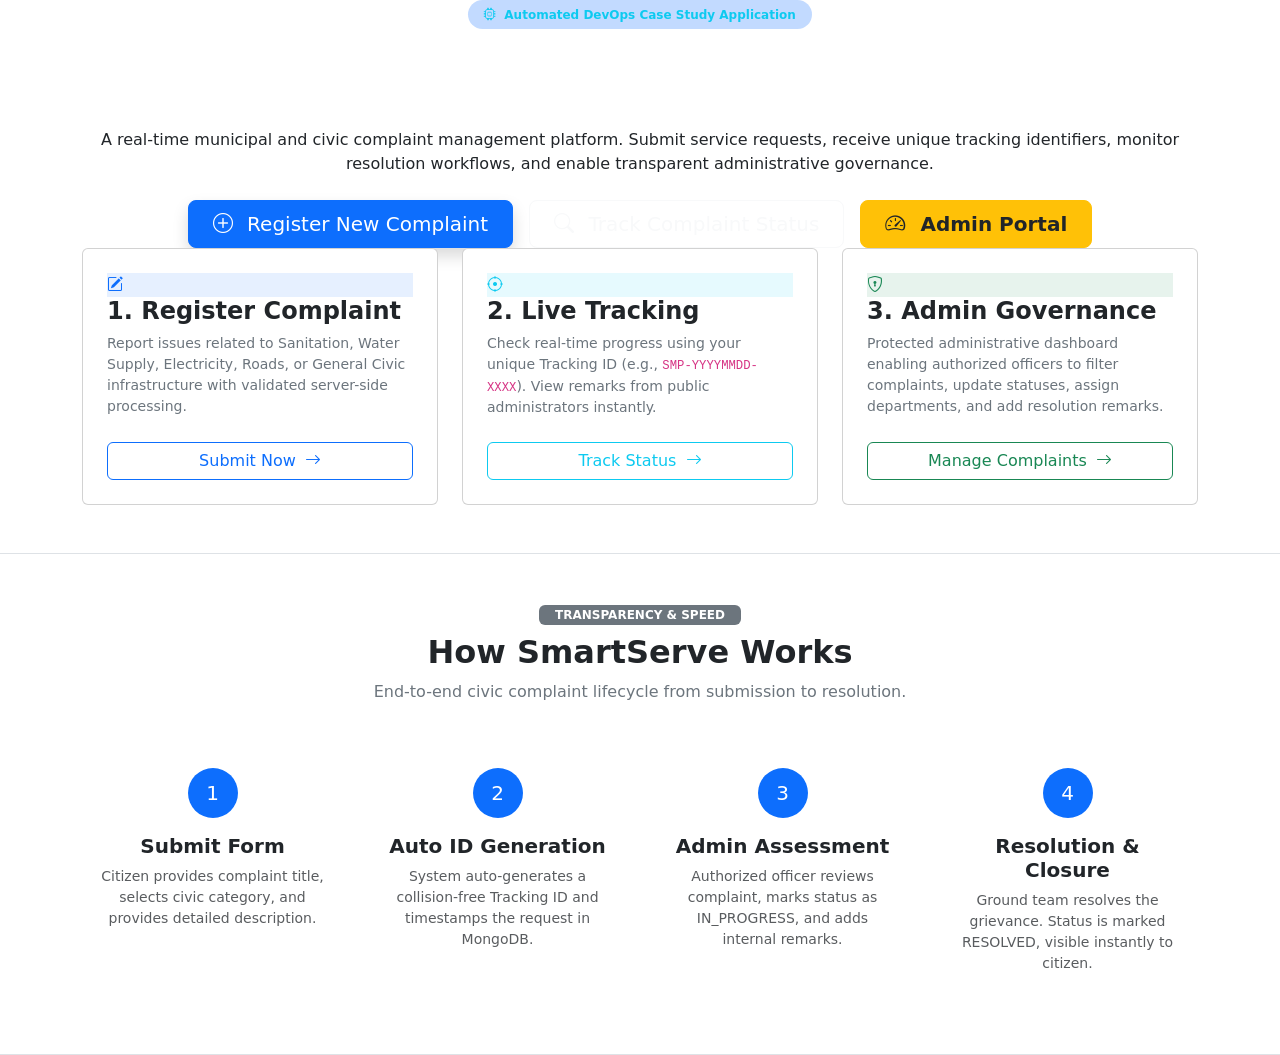
<file: src/main/resources/templates/index.html>
<!DOCTYPE html>
<html xmlns:th="http://www.thymeleaf.org">
<head>
    <meta charset="UTF-8">
    <meta name="viewport" content="width=device-width, initial-scale=1.0">
    <title>SmartServe - Real-Time Complaint & Service Management</title>
    <!-- Bootstrap 5 CSS -->
    <link href="https://cdn.jsdelivr.net/npm/bootstrap@5.3.3/dist/css/bootstrap.min.css" rel="stylesheet">
    <!-- Bootstrap Icons -->
    <link href="https://cdn.jsdelivr.net/npm/bootstrap-icons@1.11.3/font/bootstrap-icons.min.css" rel="stylesheet">
    <!-- Custom CSS -->
    <link rel="stylesheet" th:href="@{/css/styles.css}">
</head>
<body>

    <!-- Navigation Header -->
    <div th:replace="~{fragments/navbar :: navbar('home')}"></div>

    <main>
        <!-- Hero Section -->
        <section class="hero-section text-center">
            <div class="container">
                <span class="badge bg-primary bg-opacity-25 text-info px-3 py-2 rounded-pill fw-semibold mb-3">
                    <i class="bi bi-cpu me-1"></i> Automated DevOps Case Study Application
                </span>
                <h1 class="display-4 fw-bold text-white mb-3">SmartServe</h1>
                <p class="hero-subtitle mb-4">
                    A real-time municipal and civic complaint management platform. Submit service requests,
                    receive unique tracking identifiers, monitor resolution workflows, and enable transparent administrative governance.
                </p>
                <div class="d-flex justify-content-center gap-3 flex-wrap">
                    <a th:href="@{/complaints/new}" class="btn btn-primary btn-lg px-4 shadow">
                        <i class="bi bi-plus-circle me-2"></i> Register New Complaint
                    </a>
                    <a th:href="@{/complaints/track}" class="btn btn-outline-light btn-lg px-4">
                        <i class="bi bi-search me-2"></i> Track Complaint Status
                    </a>
                    <a th:href="@{/admin/dashboard}" class="btn btn-warning btn-lg px-4 text-dark fw-semibold">
                        <i class="bi bi-speedometer2 me-2"></i> Admin Portal
                    </a>
                </div>
            </div>
        </section>

        <!-- Service Cards & Quick Actions -->
        <div class="container mb-5">
            <div class="row g-4 justify-content-center">
                <!-- Action 1: Submit -->
                <div class="col-md-4">
                    <div class="card feature-card h-100 p-4">
                        <div class="card-icon bg-primary bg-opacity-10 text-primary">
                            <i class="bi bi-pencil-square"></i>
                        </div>
                        <h4 class="fw-bold mb-2">1. Register Complaint</h4>
                        <p class="text-secondary small mb-4">
                            Report issues related to Sanitation, Water Supply, Electricity, Roads, or General Civic infrastructure with validated server-side processing.
                        </p>
                        <a th:href="@{/complaints/new}" class="btn btn-outline-primary mt-auto">
                            Submit Now <i class="bi bi-arrow-right ms-1"></i>
                        </a>
                    </div>
                </div>

                <!-- Action 2: Track -->
                <div class="col-md-4">
                    <div class="card feature-card h-100 p-4">
                        <div class="card-icon bg-info bg-opacity-10 text-info">
                            <i class="bi bi-crosshair"></i>
                        </div>
                        <h4 class="fw-bold mb-2">2. Live Tracking</h4>
                        <p class="text-secondary small mb-4">
                            Check real-time progress using your unique Tracking ID (e.g., <code>SMP-YYYYMMDD-XXXX</code>). View remarks from public administrators instantly.
                        </p>
                        <a th:href="@{/complaints/track}" class="btn btn-outline-info mt-auto">
                            Track Status <i class="bi bi-arrow-right ms-1"></i>
                        </a>
                    </div>
                </div>

                <!-- Action 3: Governance -->
                <div class="col-md-4">
                    <div class="card feature-card h-100 p-4">
                        <div class="card-icon bg-success bg-opacity-10 text-success">
                            <i class="bi bi-shield-lock"></i>
                        </div>
                        <h4 class="fw-bold mb-2">3. Admin Governance</h4>
                        <p class="text-secondary small mb-4">
                            Protected administrative dashboard enabling authorized officers to filter complaints, update statuses, assign departments, and add resolution remarks.
                        </p>
                        <a th:href="@{/admin/dashboard}" class="btn btn-outline-success mt-auto">
                            Manage Complaints <i class="bi bi-arrow-right ms-1"></i>
                        </a>
                    </div>
                </div>
            </div>
        </div>

        <!-- How It Works Section -->
        <section class="py-5 bg-white border-top border-bottom">
            <div class="container">
                <div class="text-center mb-5">
                    <span class="badge bg-secondary text-uppercase px-3 py-1 mb-2">Transparency & Speed</span>
                    <h2 class="fw-bold">How SmartServe Works</h2>
                    <p class="text-secondary">End-to-end civic complaint lifecycle from submission to resolution.</p>
                </div>

                <div class="row g-4 text-center">
                    <div class="col-lg-3 col-md-6">
                        <div class="p-3">
                            <div class="rounded-circle bg-primary text-white d-inline-flex align-items-center justify-content-center mb-3" style="width: 50px; height: 50px; font-size: 1.25rem;">
                                1
                            </div>
                            <h5 class="fw-bold">Submit Form</h5>
                            <p class="text-muted small">Citizen provides complaint title, selects civic category, and provides detailed description.</p>
                        </div>
                    </div>
                    <div class="col-lg-3 col-md-6">
                        <div class="p-3">
                            <div class="rounded-circle bg-primary text-white d-inline-flex align-items-center justify-content-center mb-3" style="width: 50px; height: 50px; font-size: 1.25rem;">
                                2
                            </div>
                            <h5 class="fw-bold">Auto ID Generation</h5>
                            <p class="text-muted small">System auto-generates a collision-free Tracking ID and timestamps the request in MongoDB.</p>
                        </div>
                    </div>
                    <div class="col-lg-3 col-md-6">
                        <div class="p-3">
                            <div class="rounded-circle bg-primary text-white d-inline-flex align-items-center justify-content-center mb-3" style="width: 50px; height: 50px; font-size: 1.25rem;">
                                3
                            </div>
                            <h5 class="fw-bold">Admin Assessment</h5>
                            <p class="text-muted small">Authorized officer reviews complaint, marks status as IN_PROGRESS, and adds internal remarks.</p>
                        </div>
                    </div>
                    <div class="col-lg-3 col-md-6">
                        <div class="p-3">
                            <div class="rounded-circle bg-primary text-white d-inline-flex align-items-center justify-content-center mb-3" style="width: 50px; height: 50px; font-size: 1.25rem;">
                                4
                            </div>
                            <h5 class="fw-bold">Resolution & Closure</h5>
                            <p class="text-muted small">Ground team resolves the grievance. Status is marked RESOLVED, visible instantly to citizen.</p>
                        </div>
                    </div>
                </div>
            </div>
        </section>

       
    </main>

    <!-- Footer Fragment -->
    <div th:replace="~{fragments/footer :: footer}"></div>

    <!-- Bootstrap 5 Bundle JS -->
    <script src="https://cdn.jsdelivr.net/npm/bootstrap@5.3.3/dist/js/bootstrap.bundle.min.js"></script>
    <script th:src="@{/js/main.js}"></script>
</body>
</html>
</file>
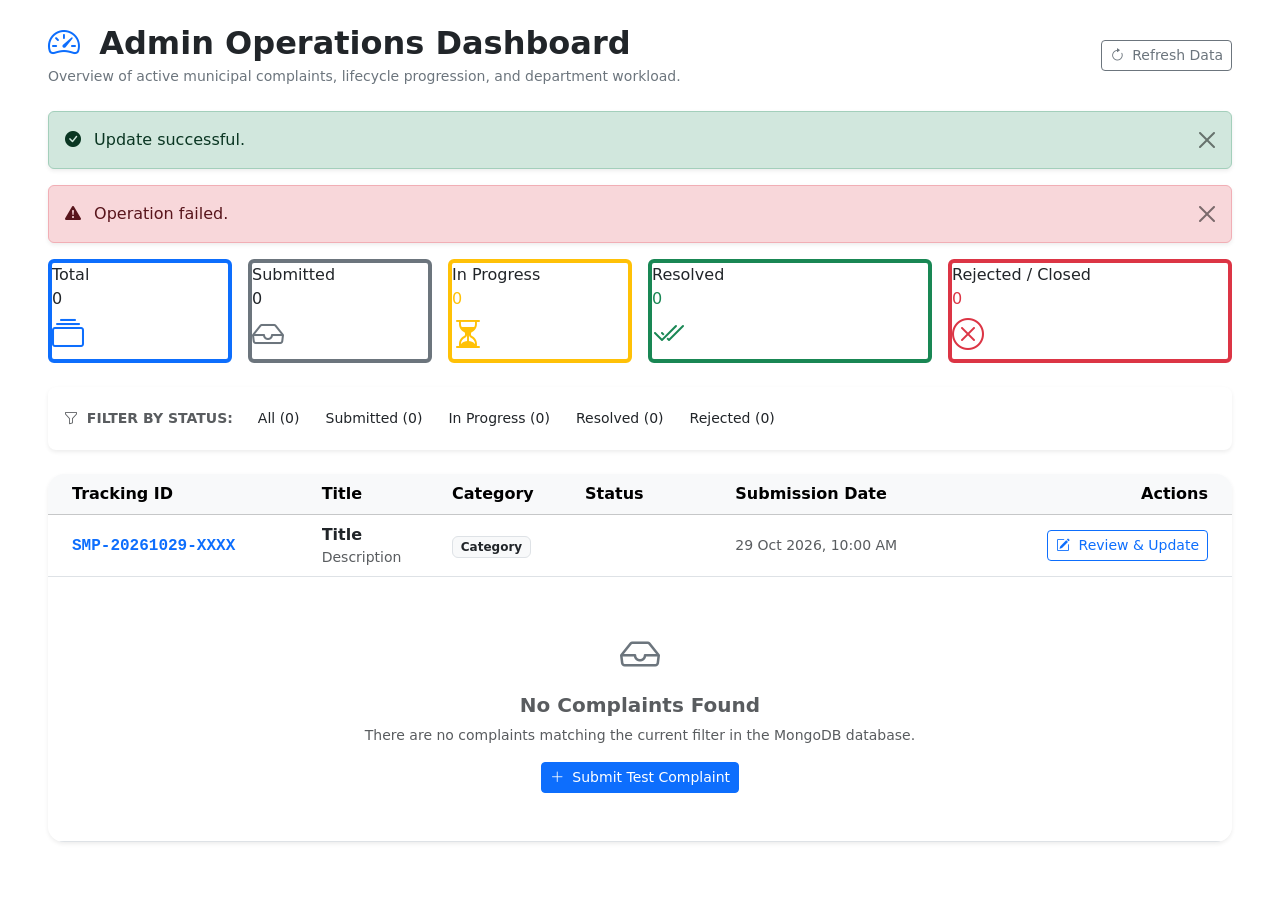
<file: src/main/resources/templates/admin-dashboard.html>
<!DOCTYPE html>
<html xmlns:th="http://www.thymeleaf.org">
<head>
    <meta charset="UTF-8">
    <meta name="viewport" content="width=device-width, initial-scale=1.0">
    <title>Administrator Dashboard - SmartServe</title>
    <!-- Bootstrap 5 CSS -->
    <link href="https://cdn.jsdelivr.net/npm/bootstrap@5.3.3/dist/css/bootstrap.min.css" rel="stylesheet">
    <!-- Bootstrap Icons -->
    <link href="https://cdn.jsdelivr.net/npm/bootstrap-icons@1.11.3/font/bootstrap-icons.min.css" rel="stylesheet">
    <!-- Custom CSS -->
    <link rel="stylesheet" th:href="@{/css/styles.css}">
</head>
<body>

    <!-- Navbar Fragment -->
    <div th:replace="~{fragments/navbar :: navbar('admin')}"></div>

    <main class="py-4">
        <div class="container-fluid px-lg-5">

            <!-- Header Row -->
            <div class="d-flex justify-content-between align-items-center mb-4 flex-wrap gap-2">
                <div>
                    <h2 class="fw-bold mb-1"><i class="bi bi-speedometer2 text-primary me-2"></i> Admin Operations Dashboard</h2>
                    <p class="text-secondary small mb-0">
                        Overview of active municipal complaints, lifecycle progression, and department workload.
                    </p>
                </div>
                <div class="d-flex align-items-center gap-2">
                    <a th:href="@{/admin/dashboard}" class="btn btn-outline-secondary btn-sm">
                        <i class="bi bi-arrow-clockwise me-1"></i> Refresh Data
                    </a>
                </div>
            </div>

            <!-- Flash Success / Error Messages -->
            <div th:if="${successMessage}" class="alert alert-success alert-dismissible fade show auto-dismiss shadow-sm" role="alert">
                <i class="bi bi-check-circle-fill me-2"></i>
                <span th:text="${successMessage}">Update successful.</span>
                <button type="button" class="btn-close" data-bs-dismiss="alert" aria-label="Close"></button>
            </div>
            <div th:if="${errorMessage}" class="alert alert-danger alert-dismissible fade show shadow-sm" role="alert">
                <i class="bi bi-exclamation-triangle-fill me-2"></i>
                <span th:text="${errorMessage}">Operation failed.</span>
                <button type="button" class="btn-close" data-bs-dismiss="alert" aria-label="Close"></button>
            </div>

            <!-- Metrics Summary Cards -->
            <div class="row g-3 mb-4">
                <!-- Total -->
                <div class="col-xl-2 col-md-4 col-sm-6">
                    <div class="card metric-card border-start border-4 border-primary">
                        <div>
                            <div class="metric-label">Total</div>
                            <div class="metric-number" th:text="${metrics['TOTAL']}">0</div>
                        </div>
                        <i class="bi bi-collection text-primary fs-2"></i>
                    </div>
                </div>
                <!-- Submitted -->
                <div class="col-xl-2 col-md-4 col-sm-6">
                    <div class="card metric-card border-start border-4 border-secondary">
                        <div>
                            <div class="metric-label">Submitted</div>
                            <div class="metric-number" th:text="${metrics['SUBMITTED']}">0</div>
                        </div>
                        <i class="bi bi-inbox text-secondary fs-2"></i>
                    </div>
                </div>
                <!-- In Progress -->
                <div class="col-xl-2 col-md-4 col-sm-6">
                    <div class="card metric-card border-start border-4 border-warning">
                        <div>
                            <div class="metric-label">In Progress</div>
                            <div class="metric-number text-warning" th:text="${metrics['IN_PROGRESS']}">0</div>
                        </div>
                        <i class="bi bi-hourglass-split text-warning fs-2"></i>
                    </div>
                </div>
                <!-- Resolved -->
                <div class="col-xl-3 col-md-6 col-sm-6">
                    <div class="card metric-card border-start border-4 border-success">
                        <div>
                            <div class="metric-label">Resolved</div>
                            <div class="metric-number text-success" th:text="${metrics['RESOLVED']}">0</div>
                        </div>
                        <i class="bi bi-check2-all text-success fs-2"></i>
                    </div>
                </div>
                <!-- Rejected -->
                <div class="col-xl-3 col-md-6 col-sm-6">
                    <div class="card metric-card border-start border-4 border-danger">
                        <div>
                            <div class="metric-label">Rejected / Closed</div>
                            <div class="metric-number text-danger" th:text="${metrics['REJECTED']}">0</div>
                        </div>
                        <i class="bi bi-x-circle text-danger fs-2"></i>
                    </div>
                </div>
            </div>

            <!-- Filters Bar -->
            <div class="card shadow-sm border-0 rounded-3 mb-4 bg-white">
                <div class="card-body p-3 d-flex align-items-center justify-content-between flex-wrap gap-2">
                    <div class="d-flex align-items-center gap-2 flex-wrap">
                        <span class="fw-semibold text-muted small text-uppercase me-2"><i class="bi bi-funnel me-1"></i> Filter By Status:</span>
                        <a th:href="@{/admin/dashboard}"
                           class="btn btn-sm"
                           th:classappend="${selectedStatus == null} ? 'btn-primary' : 'btn-outline-secondary'">
                            All (<span th:text="${metrics['TOTAL']}">0</span>)
                        </a>
                        <a th:href="@{/admin/dashboard(status='SUBMITTED')}"
                           class="btn btn-sm"
                           th:classappend="${selectedStatus != null and selectedStatus.name() == 'SUBMITTED'} ? 'btn-secondary' : 'btn-outline-secondary'">
                            Submitted (<span th:text="${metrics['SUBMITTED']}">0</span>)
                        </a>
                        <a th:href="@{/admin/dashboard(status='IN_PROGRESS')}"
                           class="btn btn-sm"
                           th:classappend="${selectedStatus != null and selectedStatus.name() == 'IN_PROGRESS'} ? 'btn-warning text-dark' : 'btn-outline-warning text-dark'">
                            In Progress (<span th:text="${metrics['IN_PROGRESS']}">0</span>)
                        </a>
                        <a th:href="@{/admin/dashboard(status='RESOLVED')}"
                           class="btn btn-sm"
                           th:classappend="${selectedStatus != null and selectedStatus.name() == 'RESOLVED'} ? 'btn-success' : 'btn-outline-success'">
                            Resolved (<span th:text="${metrics['RESOLVED']}">0</span>)
                        </a>
                        <a th:href="@{/admin/dashboard(status='REJECTED')}"
                           class="btn btn-sm"
                           th:classappend="${selectedStatus != null and selectedStatus.name() == 'REJECTED'} ? 'btn-danger' : 'btn-outline-danger'">
                            Rejected (<span th:text="${metrics['REJECTED']}">0</span>)
                        </a>
                    </div>
                </div>
            </div>

            <!-- Complaints Table -->
            <div class="card shadow-sm border-0 rounded-4 overflow-hidden bg-white">
                <div class="card-body p-0">
                    <div class="table-responsive">
                        <table class="table table-hover align-middle mb-0">
                            <thead class="table-light">
                                <tr>
                                    <th scope="col" class="ps-4">Tracking ID</th>
                                    <th scope="col">Title</th>
                                    <th scope="col">Category</th>
                                    <th scope="col">Status</th>
                                    <th scope="col">Submission Date</th>
                                    <th scope="col" class="text-end pe-4">Actions</th>
                                </tr>
                            </thead>
                            <tbody>
                                <!-- When complaints exist -->
                                <tr th:each="c : ${complaints}">
                                    <td class="ps-4">
                                        <span class="font-monospace fw-bold text-primary" th:text="${c.trackingId}">SMP-20261029-XXXX</span>
                                    </td>
                                    <td>
                                        <div class="fw-semibold text-dark text-truncate" style="max-width: 280px;" th:text="${c.title}">Title</div>
                                        <small class="text-muted text-truncate d-block" style="max-width: 280px;" th:text="${c.description}">Description</small>
                                    </td>
                                    <td>
                                        <span class="badge bg-light text-dark border" th:text="${c.category.displayName}">Category</span>
                                    </td>
                                    <td>
                                        <span class="badge" th:classappend="'bg-' + ${c.status.badgeClass}" th:text="${c.status.displayName}">SUBMITTED</span>
                                    </td>
                                    <td class="small text-muted" th:text="${#temporals.format(c.submissionTime, 'dd MMM yyyy, hh:mm a')}">
                                        29 Oct 2026, 10:00 AM
                                    </td>
                                    <td class="text-end pe-4">
                                        <a th:href="@{/admin/complaints/{id}(id=${c.trackingId})}" class="btn btn-outline-primary btn-sm">
                                            <i class="bi bi-pencil-square me-1"></i> Review & Update
                                        </a>
                                    </td>
                                </tr>

                                <!-- Empty State when no complaints are found -->
                                <tr th:if="${#lists.isEmpty(complaints)}">
                                    <td colspan="6" class="text-center py-5">
                                        <div class="text-muted">
                                            <i class="bi bi-inbox fs-1 d-block mb-2 text-secondary"></i>
                                            <h5 class="fw-bold">No Complaints Found</h5>
                                            <p class="small text-muted mb-3">There are no complaints matching the current filter in the MongoDB database.</p>
                                            <a th:href="@{/complaints/new}" class="btn btn-sm btn-primary">
                                                <i class="bi bi-plus-lg me-1"></i> Submit Test Complaint
                                            </a>
                                        </div>
                                    </td>
                                </tr>
                            </tbody>
                        </table>
                    </div>
                </div>
            </div>

        </div>
    </main>

    <!-- Footer Fragment -->
    <div th:replace="~{fragments/footer :: footer}"></div>

    <!-- Bootstrap 5 Bundle JS -->
    <script src="https://cdn.jsdelivr.net/npm/bootstrap@5.3.3/dist/js/bootstrap.bundle.min.js"></script>
    <script th:src="@{/js/main.js}"></script>
</body>
</html>
</file>
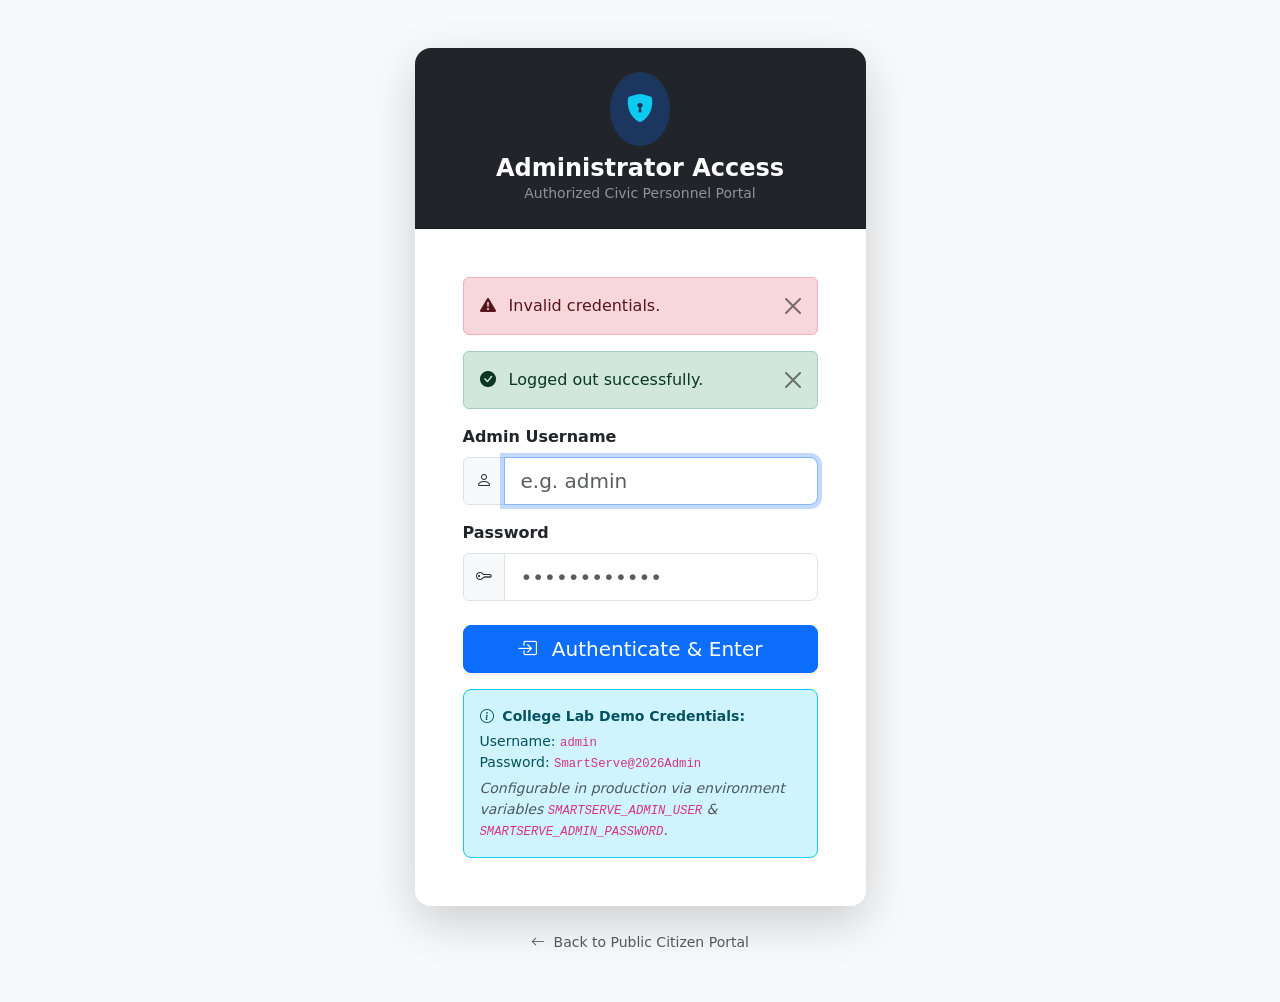
<file: src/main/resources/templates/admin-login.html>
<!DOCTYPE html>
<html xmlns:th="http://www.thymeleaf.org">
<head>
    <meta charset="UTF-8">
    <meta name="viewport" content="width=device-width, initial-scale=1.0">
    <title>Administrator Login - SmartServe</title>
    <!-- Bootstrap 5 CSS -->
    <link href="https://cdn.jsdelivr.net/npm/bootstrap@5.3.3/dist/css/bootstrap.min.css" rel="stylesheet">
    <!-- Bootstrap Icons -->
    <link href="https://cdn.jsdelivr.net/npm/bootstrap-icons@1.11.3/font/bootstrap-icons.min.css" rel="stylesheet">
    <!-- Custom CSS -->
    <link rel="stylesheet" th:href="@{/css/styles.css}">
</head>
<body class="bg-light">

    <!-- Navbar Fragment -->
    <div th:replace="~{fragments/navbar :: navbar('admin')}"></div>

    <main class="py-5">
        <div class="container">
            <div class="row justify-content-center">
                <div class="col-md-6 col-lg-5">

                    <div class="card shadow-lg border-0 rounded-4 overflow-hidden">
                        <div class="card-header bg-dark text-white text-center py-4">
                            <div class="d-inline-flex p-3 rounded-circle bg-primary bg-opacity-25 text-info mb-2">
                                <i class="bi bi-shield-lock-fill fs-3"></i>
                            </div>
                            <h4 class="fw-bold mb-0">Administrator Access</h4>
                            <p class="small text-white-50 mb-0">Authorized Civic Personnel Portal</p>
                        </div>

                        <div class="card-body p-4 p-md-5 bg-white">

                            <!-- Error Alert -->
                            <div th:if="${errorMessage}" class="alert alert-danger alert-dismissible fade show" role="alert">
                                <i class="bi bi-exclamation-triangle-fill me-2"></i>
                                <span th:text="${errorMessage}">Invalid credentials.</span>
                                <button type="button" class="btn-close" data-bs-dismiss="alert" aria-label="Close"></button>
                            </div>

                            <!-- Logout Alert -->
                            <div th:if="${logoutMessage}" class="alert alert-success alert-dismissible fade show" role="alert">
                                <i class="bi bi-check-circle-fill me-2"></i>
                                <span th:text="${logoutMessage}">Logged out successfully.</span>
                                <button type="button" class="btn-close" data-bs-dismiss="alert" aria-label="Close"></button>
                            </div>

                            <form th:action="@{/admin/login-process}" method="post">
                                <!-- CSRF Protection Token -->
                                <input type="hidden" th:name="${_csrf.parameterName}" th:value="${_csrf.token}"/>

                                <!-- Username -->
                                <div class="mb-3">
                                    <label for="username" class="form-label fw-semibold">Admin Username</label>
                                    <div class="input-group">
                                        <span class="input-group-text"><i class="bi bi-person"></i></span>
                                        <input type="text"
                                               class="form-control form-control-lg"
                                               id="username"
                                               name="username"
                                               placeholder="e.g. admin"
                                               required
                                               autofocus>
                                    </div>
                                </div>

                                <!-- Password -->
                                <div class="mb-4">
                                    <label for="password" class="form-label fw-semibold">Password</label>
                                    <div class="input-group">
                                        <span class="input-group-text"><i class="bi bi-key"></i></span>
                                        <input type="password"
                                               class="form-control form-control-lg"
                                               id="password"
                                               name="password"
                                               placeholder="••••••••••••"
                                               required>
                                    </div>
                                </div>

                                <button type="submit" class="btn btn-primary btn-lg w-100 shadow-sm mb-3">
                                    <i class="bi bi-box-arrow-in-right me-2"></i> Authenticate & Enter
                                </button>
                            </form>

                            <!-- Academic Lab Demonstration Credential Helper Notice -->
                            <div class="alert alert-info border-info p-3 rounded-3 small mb-0">
                                <strong class="d-block mb-1"><i class="bi bi-info-circle me-1"></i> College Lab Demo Credentials:</strong>
                                <div>Username: <code>admin</code></div>
                                <div>Password: <code>SmartServe@2026Admin</code></div>
                                <div class="text-muted mt-1 fst-italic">
                                    Configurable in production via environment variables <code>SMARTSERVE_ADMIN_USER</code> & <code>SMARTSERVE_ADMIN_PASSWORD</code>.
                                </div>
                            </div>

                        </div>
                    </div>

                    <div class="text-center mt-4">
                        <a th:href="@{/}" class="text-decoration-none text-muted small">
                            <i class="bi bi-arrow-left me-1"></i> Back to Public Citizen Portal
                        </a>
                    </div>

                </div>
            </div>
        </div>
    </main>

    <!-- Footer Fragment -->
    <div th:replace="~{fragments/footer :: footer}"></div>

    <!-- Bootstrap 5 Bundle JS -->
    <script src="https://cdn.jsdelivr.net/npm/bootstrap@5.3.3/dist/js/bootstrap.bundle.min.js"></script>
    <script th:src="@{/js/main.js}"></script>
</body>
</html>
</file>
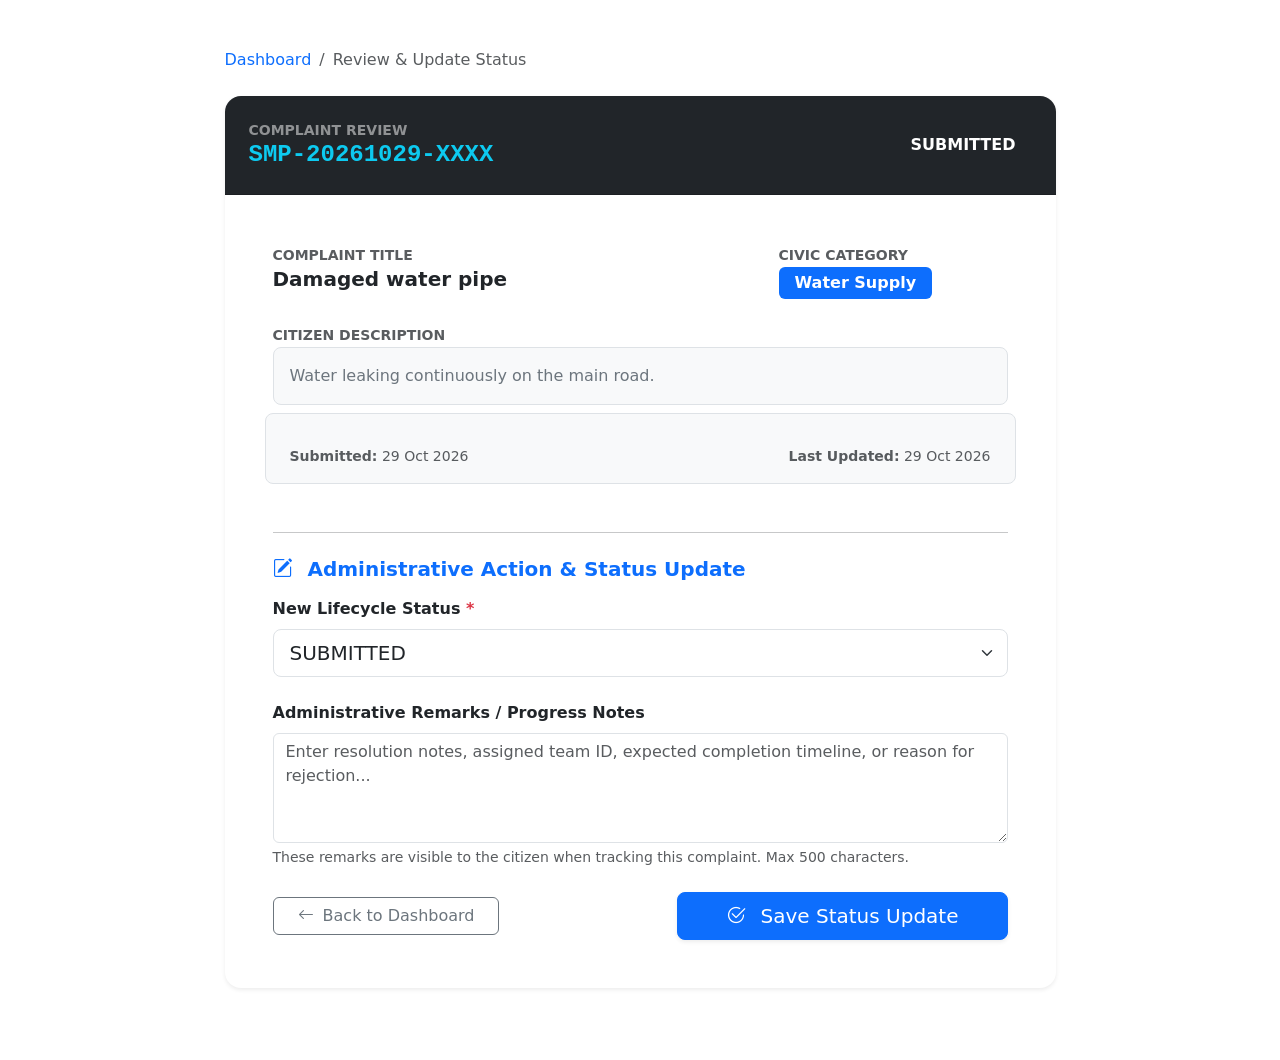
<file: src/main/resources/templates/admin-update.html>
<!DOCTYPE html>
<html xmlns:th="http://www.thymeleaf.org">
<head>
    <meta charset="UTF-8">
    <meta name="viewport" content="width=device-width, initial-scale=1.0">
    <title>Update Complaint - SmartServe Admin</title>
    <!-- Bootstrap 5 CSS -->
    <link href="https://cdn.jsdelivr.net/npm/bootstrap@5.3.3/dist/css/bootstrap.min.css" rel="stylesheet">
    <!-- Bootstrap Icons -->
    <link href="https://cdn.jsdelivr.net/npm/bootstrap-icons@1.11.3/font/bootstrap-icons.min.css" rel="stylesheet">
    <!-- Custom CSS -->
    <link rel="stylesheet" th:href="@{/css/styles.css}">
</head>
<body>

    <!-- Navbar Fragment -->
    <div th:replace="~{fragments/navbar :: navbar('admin')}"></div>

    <main class="py-5">
        <div class="container">
            <div class="row justify-content-center">
                <div class="col-lg-9">

                    <!-- Breadcrumb -->
                    <nav aria-label="breadcrumb" class="mb-4">
                        <ol class="breadcrumb">
                            <li class="breadcrumb-item"><a th:href="@{/admin/dashboard}" class="text-decoration-none">Dashboard</a></li>
                            <li class="breadcrumb-item active" aria-current="page">Review & Update Status</li>
                        </ol>
                    </nav>

                    <div class="card shadow-sm border-0 rounded-4 overflow-hidden bg-white mb-4">
                        <div class="card-header bg-dark text-white p-4 d-flex justify-content-between align-items-center flex-wrap gap-2">
                            <div>
                                <span class="small text-white-50 text-uppercase fw-semibold d-block">Complaint Review</span>
                                <h4 class="mb-0 fw-bold font-monospace text-info" th:text="${complaint.trackingId}">SMP-20261029-XXXX</h4>
                            </div>
                            <div>
                                <span class="badge py-2 px-3 fs-6"
                                      th:classappend="'bg-' + ${complaint.status.badgeClass}"
                                      th:text="${complaint.status.displayName}">
                                    SUBMITTED
                                </span>
                            </div>
                        </div>

                        <div class="card-body p-4 p-md-5">

                            <!-- Complaint Read-Only Details -->
                            <div class="row g-4 mb-4">
                                <div class="col-md-8">
                                    <label class="text-muted small fw-semibold text-uppercase">Complaint Title</label>
                                    <h5 class="fw-bold text-dark" th:text="${complaint.title}">Damaged water pipe</h5>
                                </div>
                                <div class="col-md-4">
                                    <label class="text-muted small fw-semibold text-uppercase">Civic Category</label>
                                    <div>
                                        <span class="badge bg-primary fs-6 px-3 py-2" th:text="${complaint.category.displayName}">Water Supply</span>
                                    </div>
                                </div>
                            </div>

                            <div class="mb-4">
                                <label class="text-muted small fw-semibold text-uppercase">Citizen Description</label>
                                <div class="p-3 bg-light rounded-3 border text-secondary" th:text="${complaint.description}">
                                    Water leaking continuously on the main road.
                                </div>
                            </div>

                            <div class="row g-3 mb-5 text-muted small bg-light p-3 rounded-3 border">
                                <div class="col-sm-6">
                                    <strong>Submitted:</strong> <span th:text="${#temporals.format(complaint.submissionTime, 'dd MMM yyyy, hh:mm a')}">29 Oct 2026</span>
                                </div>
                                <div class="col-sm-6 text-sm-end">
                                    <strong>Last Updated:</strong> <span th:text="${#temporals.format(complaint.lastUpdatedTime, 'dd MMM yyyy, hh:mm a')}">29 Oct 2026</span>
                                </div>
                            </div>

                            <hr class="my-4">

                            <!-- Status & Remarks Update Form -->
                            <h5 class="fw-bold mb-3 text-primary"><i class="bi bi-pencil-square me-2"></i> Administrative Action & Status Update</h5>

                            <form th:action="@{/admin/complaints/{id}/status(id=${complaint.trackingId})}"
                                  th:object="${updateForm}"
                                  method="post">

                                <!-- CSRF Protection Token -->
                                <input type="hidden" th:name="${_csrf.parameterName}" th:value="${_csrf.token}"/>

                                <!-- Status Selection -->
                                <div class="mb-4">
                                    <label for="status" class="form-label fw-semibold">New Lifecycle Status <span class="text-danger">*</span></label>
                                    <select class="form-select form-select-lg"
                                            id="status"
                                            th:field="*{status}"
                                            th:classappend="${#fields.hasErrors('status')} ? 'is-invalid' : ''"
                                            required>
                                        <option th:each="st : ${allStatuses}"
                                                th:value="${st}"
                                                th:text="${st.displayName}">
                                            SUBMITTED
                                        </option>
                                    </select>
                                    <div class="invalid-feedback" th:if="${#fields.hasErrors('status')}" th:errors="*{status}">
                                        Please select a valid status.
                                    </div>
                                </div>

                                <!-- Remarks Textarea -->
                                <div class="mb-4">
                                    <label for="adminRemarks" class="form-label fw-semibold">Administrative Remarks / Progress Notes</label>
                                    <textarea class="form-control"
                                              id="adminRemarks"
                                              rows="4"
                                              th:field="*{adminRemarks}"
                                              th:classappend="${#fields.hasErrors('adminRemarks')} ? 'is-invalid' : ''"
                                              placeholder="Enter resolution notes, assigned team ID, expected completion timeline, or reason for rejection..."></textarea>
                                    <div class="invalid-feedback" th:if="${#fields.hasErrors('adminRemarks')}" th:errors="*{adminRemarks}">
                                        Invalid remarks.
                                    </div>
                                    <div class="form-text text-muted small">
                                        These remarks are visible to the citizen when tracking this complaint. Max 500 characters.
                                    </div>
                                </div>

                                <!-- Action Buttons -->
                                <div class="d-flex justify-content-between align-items-center">
                                    <a th:href="@{/admin/dashboard}" class="btn btn-outline-secondary px-4">
                                        <i class="bi bi-arrow-left me-1"></i> Back to Dashboard
                                    </a>
                                    <button type="submit" class="btn btn-primary btn-lg px-5 shadow-sm">
                                        <i class="bi bi-check2-circle me-2"></i> Save Status Update
                                    </button>
                                </div>
                            </form>

                        </div>
                    </div>

                </div>
            </div>
        </div>
    </main>

    <!-- Footer Fragment -->
    <div th:replace="~{fragments/footer :: footer}"></div>

    <!-- Bootstrap 5 Bundle JS -->
    <script src="https://cdn.jsdelivr.net/npm/bootstrap@5.3.3/dist/js/bootstrap.bundle.min.js"></script>
    <script th:src="@{/js/main.js}"></script>
</body>
</html>
</file>
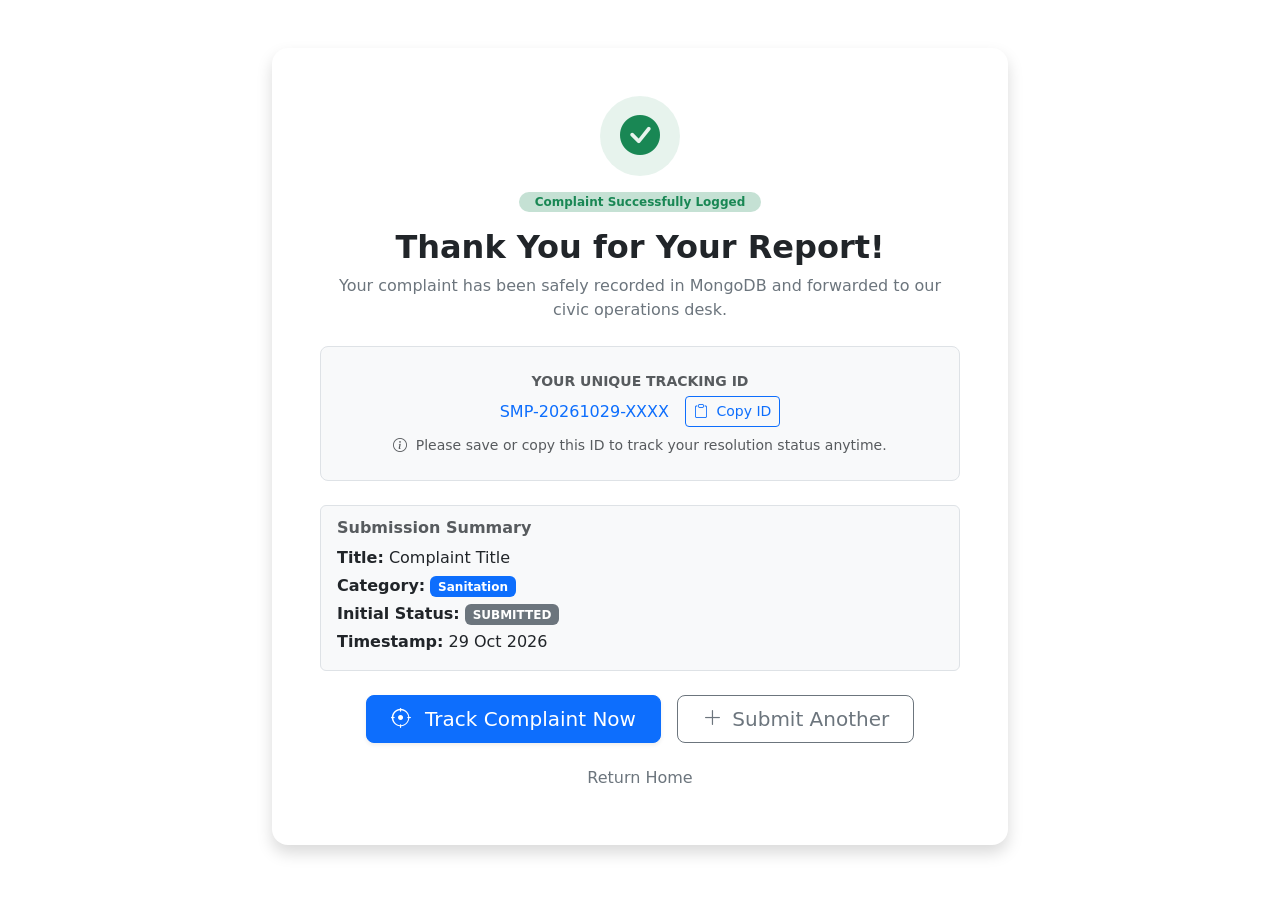
<file: src/main/resources/templates/complaint-success.html>
<!DOCTYPE html>
<html xmlns:th="http://www.thymeleaf.org">
<head>
    <meta charset="UTF-8">
    <meta name="viewport" content="width=device-width, initial-scale=1.0">
    <title>Complaint Registered Successfully - SmartServe</title>
    <!-- Bootstrap 5 CSS -->
    <link href="https://cdn.jsdelivr.net/npm/bootstrap@5.3.3/dist/css/bootstrap.min.css" rel="stylesheet">
    <!-- Bootstrap Icons -->
    <link href="https://cdn.jsdelivr.net/npm/bootstrap-icons@1.11.3/font/bootstrap-icons.min.css" rel="stylesheet">
    <!-- Custom CSS -->
    <link rel="stylesheet" th:href="@{/css/styles.css}">
</head>
<body>

    <!-- Navbar Fragment -->
    <div th:replace="~{fragments/navbar :: navbar('submit')}"></div>

    <main class="py-5">
        <div class="container">
            <div class="row justify-content-center">
                <div class="col-lg-8">
                    <div class="card shadow border-0 rounded-4 text-center p-4 p-md-5 bg-white">

                        <!-- Success Icon -->
                        <div class="mx-auto mb-3 d-flex align-items-center justify-content-center bg-success bg-opacity-10 text-success rounded-circle" style="width: 80px; height: 80px;">
                            <i class="bi bi-check-circle-fill fs-1"></i>
                        </div>

                        <span class="badge bg-success bg-opacity-25 text-success px-3 py-1 rounded-pill mx-auto mb-3 fw-semibold">
                            Complaint Successfully Logged
                        </span>

                        <h2 class="fw-bold mb-2">Thank You for Your Report!</h2>
                        <p class="text-secondary mb-4">
                            Your complaint has been safely recorded in MongoDB and forwarded to our civic operations desk.
                        </p>

                        <!-- Tracking ID Box -->
                        <div class="bg-light p-4 rounded-3 border mb-4">
                            <span class="text-muted small text-uppercase fw-semibold d-block mb-1">Your Unique Tracking ID</span>
                            <div class="d-flex align-items-center justify-content-center gap-2 flex-wrap">
                                <span class="tracking-id-text text-primary" id="successTrackingId" th:text="${trackingId}">SMP-20261029-XXXX</span>
                                <button type="button" class="btn btn-outline-primary btn-sm btn-copy-tracking ms-2" data-target="successTrackingId">
                                    <i class="bi bi-clipboard me-1"></i> Copy ID
                                </button>
                            </div>
                            <small class="text-muted mt-2 d-block">
                                <i class="bi bi-info-circle me-1"></i> Please save or copy this ID to track your resolution status anytime.
                            </small>
                        </div>

                        <!-- Summary of submitted complaint if available -->
                        <div th:if="${complaint != null}" class="card border mb-4 text-start bg-body-tertiary">
                            <div class="card-body">
                                <h6 class="card-subtitle mb-2 text-muted fw-semibold">Submission Summary</h6>
                                <p class="mb-1"><strong>Title:</strong> <span th:text="${complaint.title}">Complaint Title</span></p>
                                <p class="mb-1"><strong>Category:</strong> <span class="badge bg-primary" th:text="${complaint.category.displayName}">Sanitation</span></p>
                                <p class="mb-1"><strong>Initial Status:</strong> <span class="badge bg-secondary" th:text="${complaint.status.displayName}">SUBMITTED</span></p>
                                <p class="mb-0"><strong>Timestamp:</strong> <span th:text="${#temporals.format(complaint.submissionTime, 'dd MMM yyyy, hh:mm a')}">29 Oct 2026</span></p>
                            </div>
                        </div>

                        <!-- Action Buttons -->
                        <div class="d-flex justify-content-center gap-3 flex-wrap">
                            <a th:href="@{/complaints/track(trackingId=${trackingId})}" class="btn btn-primary btn-lg px-4 shadow-sm">
                                <i class="bi bi-crosshair me-2"></i> Track Complaint Now
                            </a>
                            <a th:href="@{/complaints/new}" class="btn btn-outline-secondary btn-lg px-4">
                                <i class="bi bi-plus-lg me-1"></i> Submit Another
                            </a>
                            <a th:href="@{/}" class="btn btn-link text-decoration-none text-secondary">
                                Return Home
                            </a>
                        </div>
                    </div>
                </div>
            </div>
        </div>
    </main>

    <!-- Footer Fragment -->
    <div th:replace="~{fragments/footer :: footer}"></div>

    <!-- Bootstrap 5 Bundle JS -->
    <script src="https://cdn.jsdelivr.net/npm/bootstrap@5.3.3/dist/js/bootstrap.bundle.min.js"></script>
    <script th:src="@{/js/main.js}"></script>
</body>
</html>
</file>
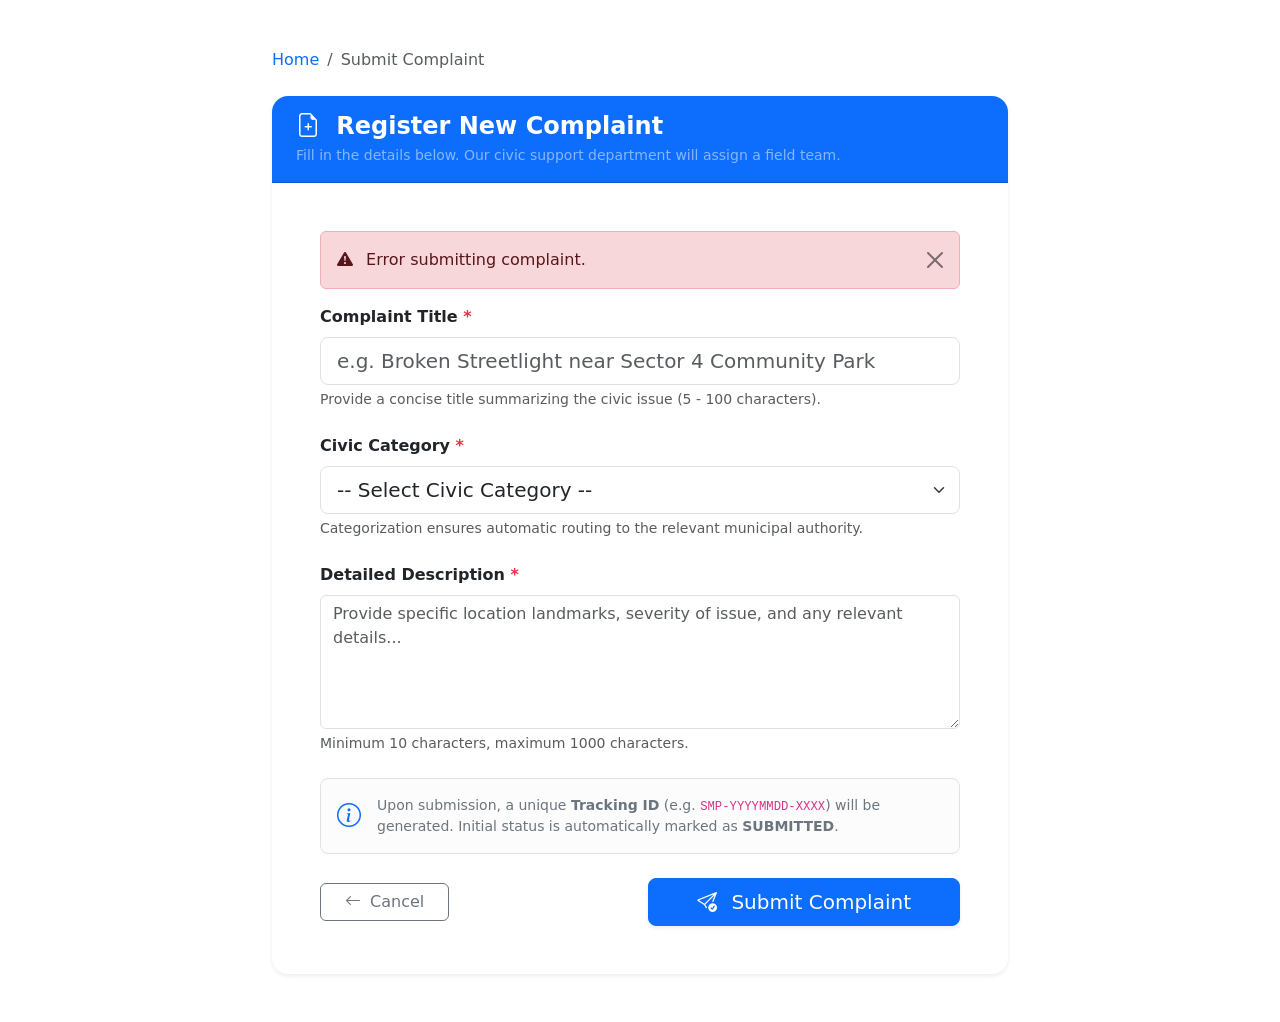
<file: src/main/resources/templates/submit-complaint.html>
<!DOCTYPE html>
<html xmlns:th="http://www.thymeleaf.org">
<head>
    <meta charset="UTF-8">
    <meta name="viewport" content="width=device-width, initial-scale=1.0">
    <title>Submit Complaint - SmartServe</title>
    <!-- Bootstrap 5 CSS -->
    <link href="https://cdn.jsdelivr.net/npm/bootstrap@5.3.3/dist/css/bootstrap.min.css" rel="stylesheet">
    <!-- Bootstrap Icons -->
    <link href="https://cdn.jsdelivr.net/npm/bootstrap-icons@1.11.3/font/bootstrap-icons.min.css" rel="stylesheet">
    <!-- Custom CSS -->
    <link rel="stylesheet" th:href="@{/css/styles.css}">
</head>
<body>

    <!-- Navbar Fragment -->
    <div th:replace="~{fragments/navbar :: navbar('submit')}"></div>

    <main class="py-5">
        <div class="container">
            <div class="row justify-content-center">
                <div class="col-lg-8">

                    <!-- Breadcrumb -->
                    <nav aria-label="breadcrumb" class="mb-4">
                        <ol class="breadcrumb">
                            <li class="breadcrumb-item"><a th:href="@{/}" class="text-decoration-none">Home</a></li>
                            <li class="breadcrumb-item active" aria-current="page">Submit Complaint</li>
                        </ol>
                    </nav>

                    <!-- Submission Card -->
                    <div class="card shadow-sm border-0 rounded-4 overflow-hidden">
                        <div class="card-header bg-primary text-white py-3 px-4">
                            <h4 class="mb-1 fw-bold"><i class="bi bi-file-earmark-plus me-2"></i> Register New Complaint</h4>
                            <p class="mb-0 small text-white-50">
                                Fill in the details below. Our civic support department will assign a field team.
                            </p>
                        </div>

                        <div class="card-body p-4 p-md-5">

                            <!-- Database or Server Error Alert -->
                            <div th:if="${errorMessage}" class="alert alert-danger alert-dismissible fade show" role="alert">
                                <i class="bi bi-exclamation-triangle-fill me-2"></i>
                                <span th:text="${errorMessage}">Error submitting complaint.</span>
                                <button type="button" class="btn-close" data-bs-dismiss="alert" aria-label="Close"></button>
                            </div>

                            <form th:action="@{/complaints}" th:object="${complaintForm}" method="post" novalidate>
                                <!-- CSRF Protection Token -->
                                <input type="hidden" th:name="${_csrf.parameterName}" th:value="${_csrf.token}"/>

                                <!-- Field 1: Title -->
                                <div class="mb-4">
                                    <label for="title" class="form-label fw-semibold">
                                        Complaint Title <span class="text-danger">*</span>
                                    </label>
                                    <input type="text"
                                           class="form-control form-control-lg"
                                           id="title"
                                           th:field="*{title}"
                                           th:classappend="${#fields.hasErrors('title')} ? 'is-invalid' : ''"
                                           placeholder="e.g. Broken Streetlight near Sector 4 Community Park"
                                           required>
                                    <div class="invalid-feedback" th:if="${#fields.hasErrors('title')}" th:errors="*{title}">
                                        Please provide a valid title.
                                    </div>
                                    <div class="form-text text-muted small">
                                        Provide a concise title summarizing the civic issue (5 - 100 characters).
                                    </div>
                                </div>

                                <!-- Field 2: Category -->
                                <div class="mb-4">
                                    <label for="category" class="form-label fw-semibold">
                                        Civic Category <span class="text-danger">*</span>
                                    </label>
                                    <select class="form-select form-select-lg"
                                            id="category"
                                            th:field="*{category}"
                                            th:classappend="${#fields.hasErrors('category')} ? 'is-invalid' : ''"
                                            required>
                                        <option value="" disabled selected>-- Select Civic Category --</option>
                                        <option th:each="cat : ${categories}"
                                                th:value="${cat}"
                                                th:text="${cat.displayName}">
                                            Sanitation
                                        </option>
                                    </select>
                                    <div class="invalid-feedback" th:if="${#fields.hasErrors('category')}" th:errors="*{category}">
                                        Please select a category.
                                    </div>
                                    <div class="form-text text-muted small">
                                        Categorization ensures automatic routing to the relevant municipal authority.
                                    </div>
                                </div>

                                <!-- Field 3: Description -->
                                <div class="mb-4">
                                    <label for="description" class="form-label fw-semibold">
                                        Detailed Description <span class="text-danger">*</span>
                                    </label>
                                    <textarea class="form-control"
                                              id="description"
                                              rows="5"
                                              th:field="*{description}"
                                              th:classappend="${#fields.hasErrors('description')} ? 'is-invalid' : ''"
                                              placeholder="Provide specific location landmarks, severity of issue, and any relevant details..."
                                              required></textarea>
                                    <div class="invalid-feedback" th:if="${#fields.hasErrors('description')}" th:errors="*{description}">
                                        Please provide a valid description.
                                    </div>
                                    <div class="form-text text-muted small">
                                        Minimum 10 characters, maximum 1000 characters.
                                    </div>
                                </div>

                                <!-- System Rules Info Box -->
                                <div class="alert alert-light border p-3 rounded-3 mb-4">
                                    <div class="d-flex align-items-center">
                                        <i class="bi bi-info-circle text-primary fs-4 me-3"></i>
                                        <div class="small text-secondary">
                                            Upon submission, a unique <strong>Tracking ID</strong> (e.g. <code>SMP-YYYYMMDD-XXXX</code>) will be generated.
                                            Initial status is automatically marked as <strong>SUBMITTED</strong>.
                                        </div>
                                    </div>
                                </div>

                                <!-- Action Buttons -->
                                <div class="d-flex justify-content-between align-items-center">
                                    <a th:href="@{/}" class="btn btn-outline-secondary px-4">
                                        <i class="bi bi-arrow-left me-1"></i> Cancel
                                    </a>
                                    <button type="submit" class="btn btn-primary btn-lg px-5 shadow-sm">
                                        <i class="bi bi-send-check me-2"></i> Submit Complaint
                                    </button>
                                </div>
                            </form>
                        </div>
                    </div>
                </div>
            </div>
        </div>
    </main>

    <!-- Footer Fragment -->
    <div th:replace="~{fragments/footer :: footer}"></div>

    <!-- Bootstrap 5 Bundle JS -->
    <script src="https://cdn.jsdelivr.net/npm/bootstrap@5.3.3/dist/js/bootstrap.bundle.min.js"></script>
    <script th:src="@{/js/main.js}"></script>
</body>
</html>
</file>
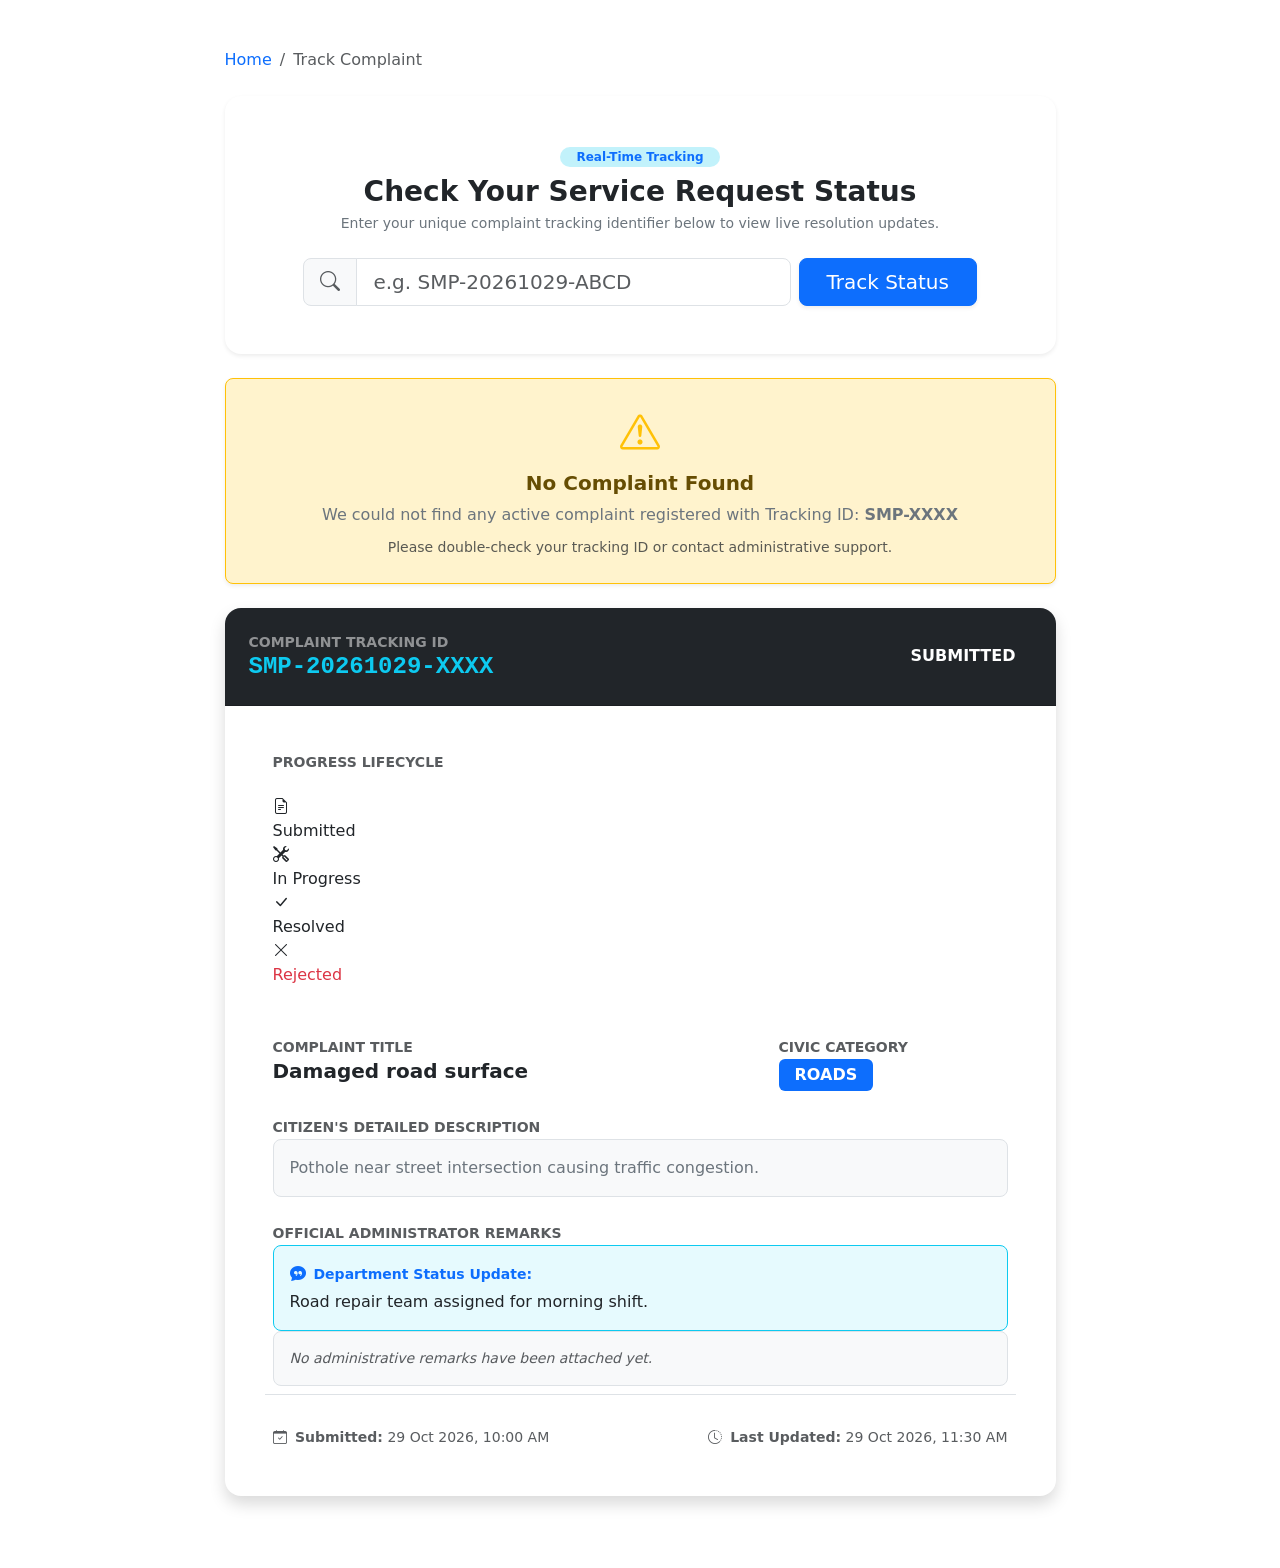
<file: src/main/resources/templates/track-complaint.html>
<!DOCTYPE html>
<html xmlns:th="http://www.thymeleaf.org">
<head>
    <meta charset="UTF-8">
    <meta name="viewport" content="width=device-width, initial-scale=1.0">
    <title>Track Complaint Status - SmartServe</title>
    <!-- Bootstrap 5 CSS -->
    <link href="https://cdn.jsdelivr.net/npm/bootstrap@5.3.3/dist/css/bootstrap.min.css" rel="stylesheet">
    <!-- Bootstrap Icons -->
    <link href="https://cdn.jsdelivr.net/npm/bootstrap-icons@1.11.3/font/bootstrap-icons.min.css" rel="stylesheet">
    <!-- Custom CSS -->
    <link rel="stylesheet" th:href="@{/css/styles.css}">
</head>
<body>

    <!-- Navbar Fragment -->
    <div th:replace="~{fragments/navbar :: navbar('track')}"></div>

    <main class="py-5">
        <div class="container">
            <div class="row justify-content-center">
                <div class="col-lg-9">

                    <!-- Breadcrumb -->
                    <nav aria-label="breadcrumb" class="mb-4">
                        <ol class="breadcrumb">
                            <li class="breadcrumb-item"><a th:href="@{/}" class="text-decoration-none">Home</a></li>
                            <li class="breadcrumb-item active" aria-current="page">Track Complaint</li>
                        </ol>
                    </nav>

                    <!-- Search Input Box Card -->
                    <div class="card shadow-sm border-0 rounded-4 mb-4 bg-white">
                        <div class="card-body p-4 p-md-5">
                            <div class="text-center mb-4">
                                <span class="badge bg-info bg-opacity-25 text-primary px-3 py-1 rounded-pill fw-semibold mb-2">
                                    Real-Time Tracking
                                </span>
                                <h3 class="fw-bold mb-1">Check Your Service Request Status</h3>
                                <p class="text-secondary small">
                                    Enter your unique complaint tracking identifier below to view live resolution updates.
                                </p>
                            </div>

                            <form th:action="@{/complaints/track}" method="get" class="row g-2 justify-content-center">
                                <div class="col-md-8">
                                    <div class="input-group input-group-lg">
                                        <span class="input-group-text bg-light text-muted"><i class="bi bi-search"></i></span>
                                        <input type="text"
                                               class="form-control"
                                               name="trackingId"
                                               id="trackingId"
                                               placeholder="e.g. SMP-20261029-ABCD"
                                               th:value="${searchedId}"
                                               required>
                                    </div>
                                </div>
                                <div class="col-md-3">
                                    <button type="submit" class="btn btn-primary btn-lg w-100 shadow-sm">
                                        Track Status
                                    </button>
                                </div>
                            </form>
                        </div>
                    </div>

                    <!-- Not Found Alert -->
                    <div th:if="${notFound}" class="alert alert-warning border-warning shadow-sm rounded-3 p-4 mb-4 text-center">
                        <i class="bi bi-exclamation-triangle fs-1 text-warning d-block mb-2"></i>
                        <h5 class="fw-bold">No Complaint Found</h5>
                        <p class="mb-2 text-secondary">
                            We could not find any active complaint registered with Tracking ID: <strong th:text="${searchedId}">SMP-XXXX</strong>
                        </p>
                        <small class="text-muted">
                            Please double-check your tracking ID or contact administrative support.
                        </small>
                    </div>

                    <!-- Complaint Details Display (Only shown when a valid tracking ID matches) -->
                    <div th:if="${complaint != null}" class="card shadow border-0 rounded-4 overflow-hidden mb-4">
                        <!-- Card Header -->
                        <div class="card-header bg-dark text-white p-4 d-flex justify-content-between align-items-center flex-wrap gap-2">
                            <div>
                                <span class="small text-white-50 text-uppercase fw-semibold d-block">Complaint Tracking ID</span>
                                <h4 class="mb-0 fw-bold font-monospace text-info" th:text="${complaint.trackingId}">SMP-20261029-XXXX</h4>
                            </div>
                            <div>
                                <span class="badge py-2 px-3 fs-6"
                                      th:classappend="'bg-' + ${complaint.status.badgeClass}"
                                      th:text="${complaint.status.displayName}">
                                    SUBMITTED
                                </span>
                            </div>
                        </div>

                        <div class="card-body p-4 p-md-5">

                            <!-- Visual Step Progress Indicator -->
                            <div class="mb-5">
                                <h6 class="text-muted text-uppercase fw-semibold small mb-4">Progress Lifecycle</h6>
                                <div class="stepper-wrapper">
                                    <!-- Step 1: SUBMITTED -->
                                    <div class="stepper-item"
                                         th:classappend="${complaint.status.name() == 'SUBMITTED' ? 'active' : 'completed'}">
                                        <div class="step-counter"><i class="bi bi-file-earmark-text"></i></div>
                                        <div class="stepper-title">Submitted</div>
                                    </div>

                                    <!-- Step 2: IN_PROGRESS -->
                                    <div class="stepper-item"
                                         th:classappend="${complaint.status.name() == 'IN_PROGRESS' ? 'active' : (complaint.status.name() == 'RESOLVED' ? 'completed' : '')}">
                                        <div class="step-counter"><i class="bi bi-tools"></i></div>
                                        <div class="stepper-title">In Progress</div>
                                    </div>

                                    <!-- Step 3: RESOLVED or REJECTED -->
                                    <div class="stepper-item"
                                         th:if="${complaint.status.name() != 'REJECTED'}"
                                         th:classappend="${complaint.status.name() == 'RESOLVED' ? 'completed' : ''}">
                                        <div class="step-counter"><i class="bi bi-check-lg"></i></div>
                                        <div class="stepper-title">Resolved</div>
                                    </div>

                                    <!-- Alternative Step 3: REJECTED -->
                                    <div class="stepper-item rejected"
                                         th:if="${complaint.status.name() == 'REJECTED'}">
                                        <div class="step-counter"><i class="bi bi-x-lg"></i></div>
                                        <div class="stepper-title text-danger">Rejected</div>
                                    </div>
                                </div>
                            </div>

                            <!-- Complaint Details Grid -->
                            <div class="row g-4 mb-4">
                                <div class="col-md-8">
                                    <label class="text-muted small fw-semibold text-uppercase">Complaint Title</label>
                                    <h5 class="fw-bold text-dark" th:text="${complaint.title}">Damaged road surface</h5>
                                </div>
                                <div class="col-md-4">
                                    <label class="text-muted small fw-semibold text-uppercase">Civic Category</label>
                                    <div>
                                        <span class="badge bg-primary fs-6 px-3 py-2" th:text="${complaint.category.displayName}">ROADS</span>
                                    </div>
                                </div>
                            </div>

                            <div class="mb-4">
                                <label class="text-muted small fw-semibold text-uppercase">Citizen's Detailed Description</label>
                                <div class="p-3 bg-light rounded-3 border text-secondary" th:text="${complaint.description}">
                                    Pothole near street intersection causing traffic congestion.
                                </div>
                            </div>

                            <!-- Administrator Remarks (if any) -->
                            <div class="mb-4">
                                <label class="text-muted small fw-semibold text-uppercase">Official Administrator Remarks</label>
                                <div th:if="${complaint.adminRemarks != null and !#strings.isEmpty(complaint.adminRemarks)}"
                                     class="p-3 bg-info bg-opacity-10 border border-info rounded-3 text-dark">
                                    <div class="d-flex align-items-center mb-1">
                                        <i class="bi bi-chat-quote-fill text-primary me-2"></i>
                                        <strong class="small text-primary">Department Status Update:</strong>
                                    </div>
                                    <p class="mb-0" th:text="${complaint.adminRemarks}">Road repair team assigned for morning shift.</p>
                                </div>
                                <div th:if="${complaint.adminRemarks == null or #strings.isEmpty(complaint.adminRemarks)}"
                                     class="p-3 bg-light rounded-3 border text-muted small fst-italic">
                                    No administrative remarks have been attached yet.
                                </div>
                            </div>

                            <!-- Timestamps Footer -->
                            <div class="row g-3 pt-3 border-top text-muted small">
                                <div class="col-sm-6">
                                    <i class="bi bi-calendar-check me-1"></i>
                                    <strong>Submitted:</strong> <span th:text="${#temporals.format(complaint.submissionTime, 'dd MMM yyyy, hh:mm a')}">29 Oct 2026, 10:00 AM</span>
                                </div>
                                <div class="col-sm-6 text-sm-end">
                                    <i class="bi bi-clock-history me-1"></i>
                                    <strong>Last Updated:</strong> <span th:text="${#temporals.format(complaint.lastUpdatedTime, 'dd MMM yyyy, hh:mm a')}">29 Oct 2026, 11:30 AM</span>
                                </div>
                            </div>

                        </div>
                    </div>

                </div>
            </div>
        </div>
    </main>

    <!-- Footer Fragment -->
    <div th:replace="~{fragments/footer :: footer}"></div>

    <!-- Bootstrap 5 Bundle JS -->
    <script src="https://cdn.jsdelivr.net/npm/bootstrap@5.3.3/dist/js/bootstrap.bundle.min.js"></script>
    <script th:src="@{/js/main.js}"></script>
</body>
</html>
</file>
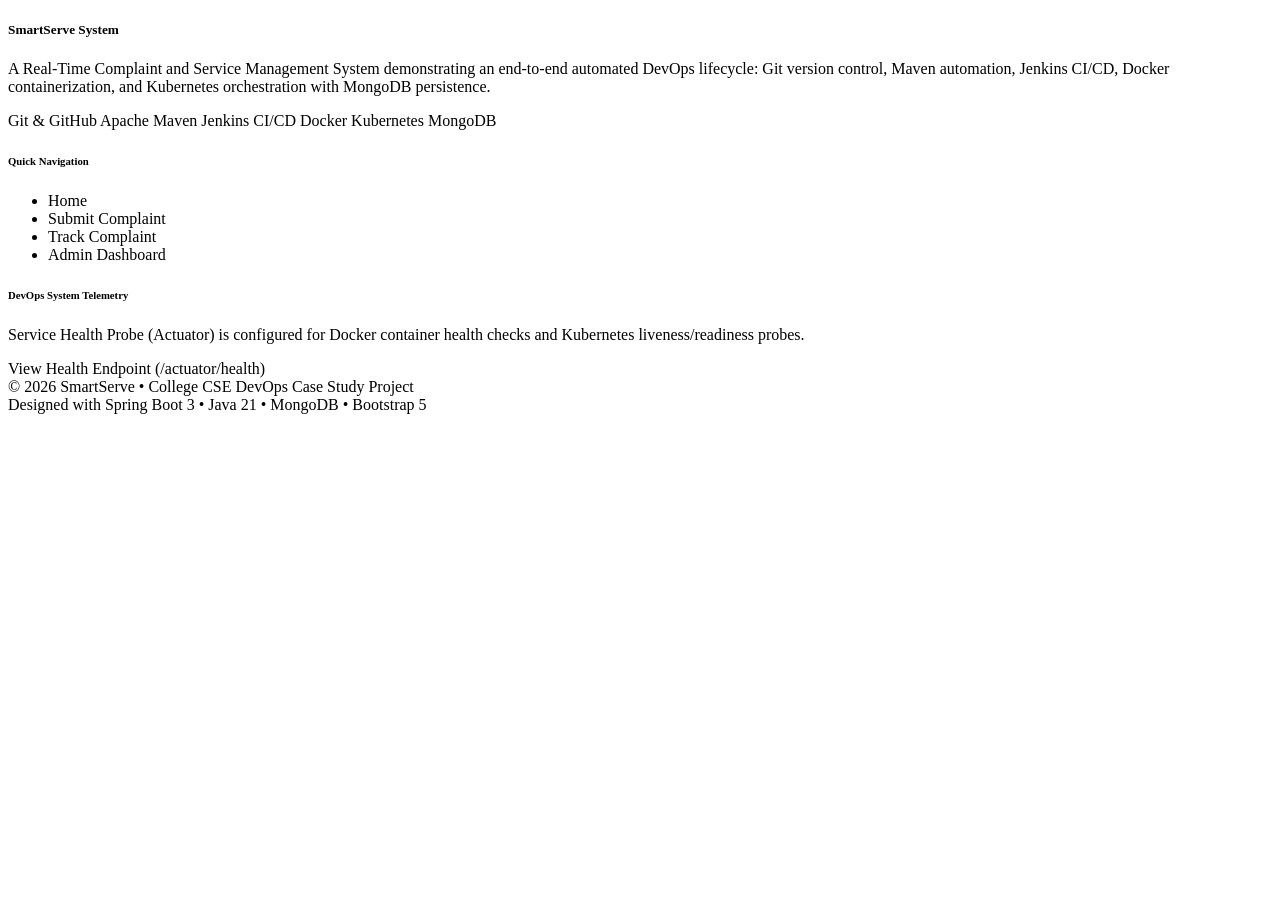
<file: src/main/resources/templates/fragments/footer.html>
<!DOCTYPE html>
<html xmlns:th="http://www.thymeleaf.org">
<footer th:fragment="footer" class="mt-auto">
    <div class="container">
        <div class="row g-4 py-4 border-bottom border-secondary">
            <div class="col-lg-5 col-md-6">
                <h5 class="text-white fw-bold d-flex align-items-center mb-3">
                    <i class="bi bi-shield-check text-primary me-2"></i> SmartServe System
                </h5>
                <p class="small text-secondary mb-3">
                    A Real-Time Complaint and Service Management System demonstrating an end-to-end automated
                    DevOps lifecycle: Git version control, Maven automation, Jenkins CI/CD, Docker containerization,
                    and Kubernetes orchestration with MongoDB persistence.
                </p>
                <div class="d-flex flex-wrap gap-2">
                    <span class="badge bg-dark border border-secondary text-light">Git & GitHub</span>
                    <span class="badge bg-dark border border-secondary text-light">Apache Maven</span>
                    <span class="badge bg-dark border border-secondary text-light">Jenkins CI/CD</span>
                    <span class="badge bg-dark border border-secondary text-light">Docker</span>
                    <span class="badge bg-dark border border-secondary text-light">Kubernetes</span>
                    <span class="badge bg-dark border border-secondary text-light">MongoDB</span>
                </div>
            </div>

            <div class="col-lg-3 col-md-6">
                <h6 class="text-white fw-semibold mb-3">Quick Navigation</h6>
                <ul class="list-unstyled small mb-0">
                    <li class="mb-2"><a th:href="@{/}" class="footer-link"><i class="bi bi-chevron-right me-1"></i> Home</a></li>
                    <li class="mb-2"><a th:href="@{/complaints/new}" class="footer-link"><i class="bi bi-chevron-right me-1"></i> Submit Complaint</a></li>
                    <li class="mb-2"><a th:href="@{/complaints/track}" class="footer-link"><i class="bi bi-chevron-right me-1"></i> Track Complaint</a></li>
                    <li class="mb-2"><a th:href="@{/admin/dashboard}" class="footer-link"><i class="bi bi-chevron-right me-1"></i> Admin Dashboard</a></li>
                </ul>
            </div>

            <div class="col-lg-4 col-md-12">
                <h6 class="text-white fw-semibold mb-3">DevOps System Telemetry</h6>
                <p class="small text-secondary mb-2">
                    Service Health Probe (Actuator) is configured for Docker container health checks and Kubernetes liveness/readiness probes.
                </p>
                <a th:href="@{/actuator/health}" target="_blank" class="btn btn-sm btn-outline-info">
                    <i class="bi bi-activity me-1"></i> View Health Endpoint (/actuator/health)
                </a>
            </div>
        </div>

        <div class="row py-3">
            <div class="col-md-6 text-center text-md-start small text-secondary">
                &copy; <span th:text="${#temporals.format(#temporals.createNow(), 'yyyy')}">2026</span> SmartServe &bull; College CSE DevOps Case Study Project
            </div>
            <div class="col-md-6 text-center text-md-end small text-secondary">
                Designed with Spring Boot 3 &bull; Java 21 &bull; MongoDB &bull; Bootstrap 5
            </div>
        </div>
    </div>
</footer>
</html>
</file>
